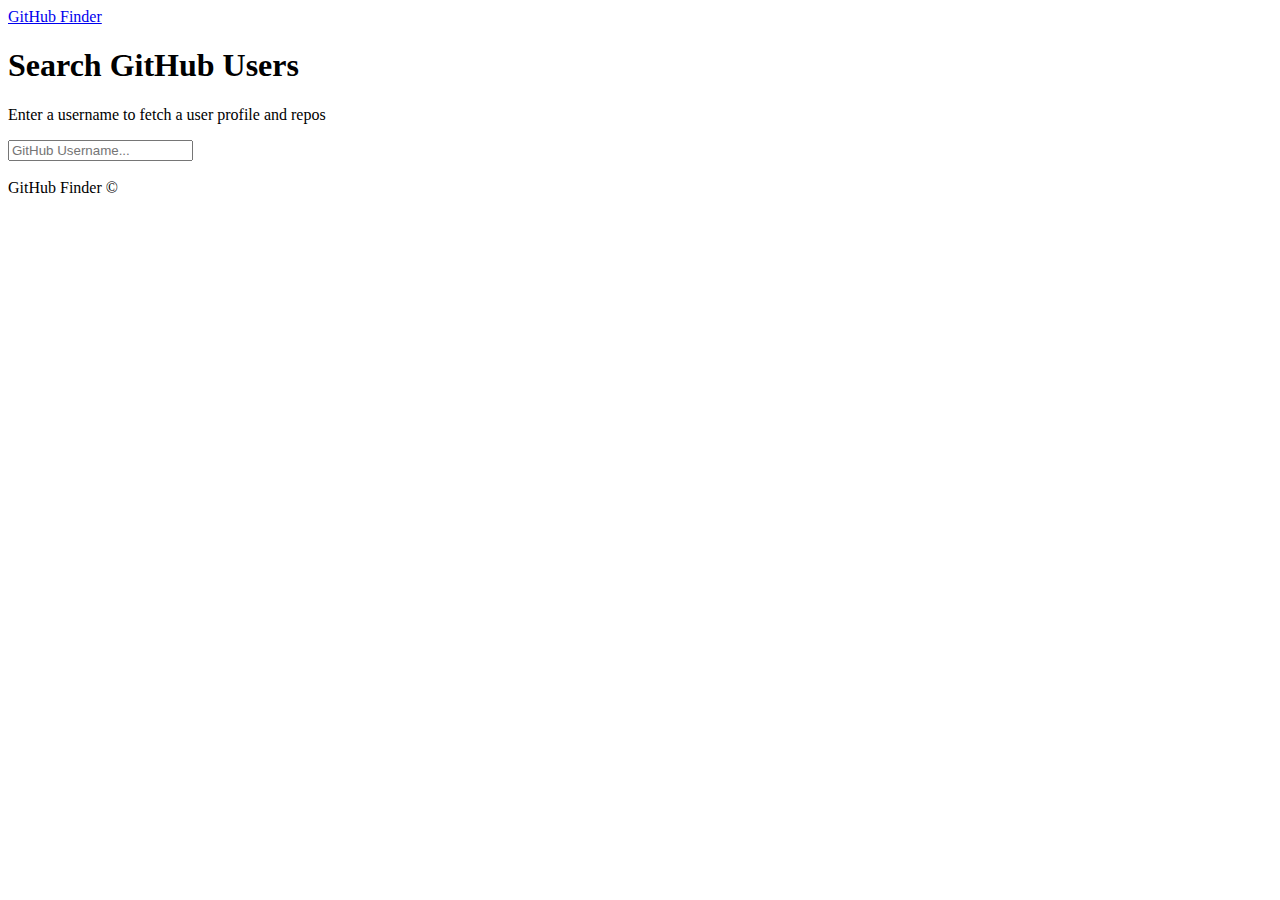
<file: front-end/github-finder-office-hour/index.html>
<!DOCTYPE html>
<html lang="en">
<head>
  <meta charset="UTF-8">
  <meta name="viewport" content="width=device-width, initial-scale=1.0">
  <meta http-equiv="X-UA-Compatible" content="ie=edge">
  <link rel="stylesheet" href="https://bootswatch.com/4/litera/bootstrap.min.css">
  <title>GitHub Finder</title>
</head>
<body>
  <nav class="navbar navbar-dark bg-primary mb-3">
    <div class="container">
      <a href="#" class="navbar-brand">GitHub Finder</a>
    </div>
  </nav>
  <div class="container searchContainer">
    <div class="search card card-body">
      <h1>Search GitHub Users</h1>
      <p class="lead">Enter a username to fetch a user profile and repos</p>
      <input type="text" id="searchUser" class="form-control" placeholder="GitHub Username...">
    </div>
    <br>
    <div id="profile"></div>
  </div>

  <footer class="mt-5 p-3 text-center bg-light">
    GitHub Finder &copy;
  </footer>
  
  <script src="https://code.jquery.com/jquery-3.2.1.slim.min.js" integrity="sha384-KJ3o2DKtIkvYIK3UENzmM7KCkRr/rE9/Qpg6aAZGJwFDMVNA/GpGFF93hXpG5KkN" crossorigin="anonymous"></script>
  <script src="https://cdnjs.cloudflare.com/ajax/libs/popper.js/1.12.3/umd/popper.min.js" integrity="sha384-vFJXuSJphROIrBnz7yo7oB41mKfc8JzQZiCq4NCceLEaO4IHwicKwpJf9c9IpFgh" crossorigin="anonymous"></script>
  <script src="https://maxcdn.bootstrapcdn.com/bootstrap/4.0.0-beta.2/js/bootstrap.min.js" integrity="sha384-alpBpkh1PFOepccYVYDB4do5UnbKysX5WZXm3XxPqe5iKTfUKjNkCk9SaVuEZflJ" crossorigin="anonymous"></script>

  <script src="github.js"></script>
  <script src="ui.js"></script>
  <script src="app.js"></script>
</body>
</html>
</file>
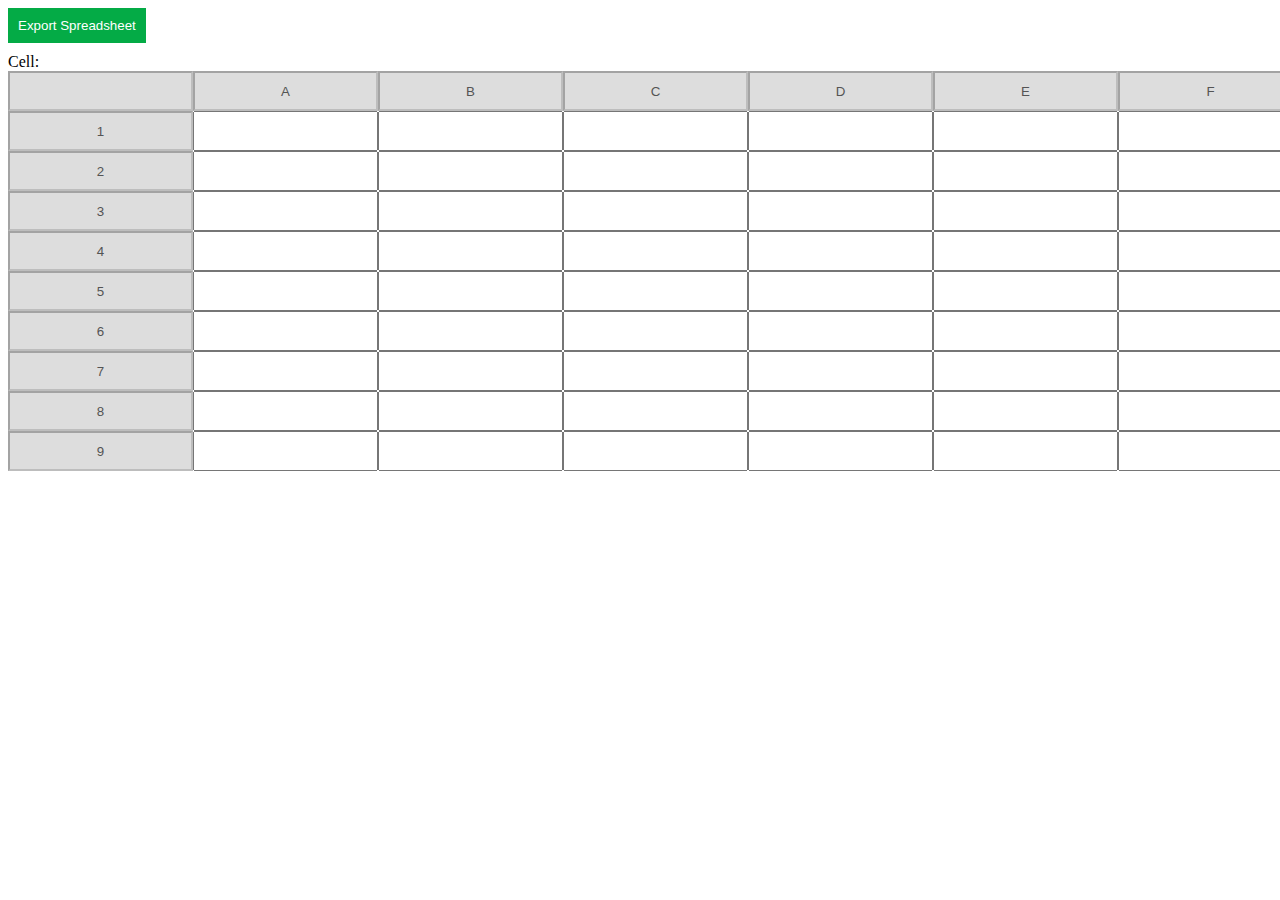
<file: front-end/spreadsheet/index.html>
<!DOCTYPE html>
<html lang="en">
<head>
    <meta charset="UTF-8">
    <meta name="viewport" content="width=device-width, initial-scale=1.0">
    <title>Document</title>
    <link rel="stylesheet" href="style.css" />
</head>
<body>
    <button id="export-btn">Export Spreadsheet</button>
    <div>Cell: <span id="cell-status"></span></div>
    <div id="spreadsheet-container"></div>
    <script src="script.js"></script>
</body>
</html>
</file>
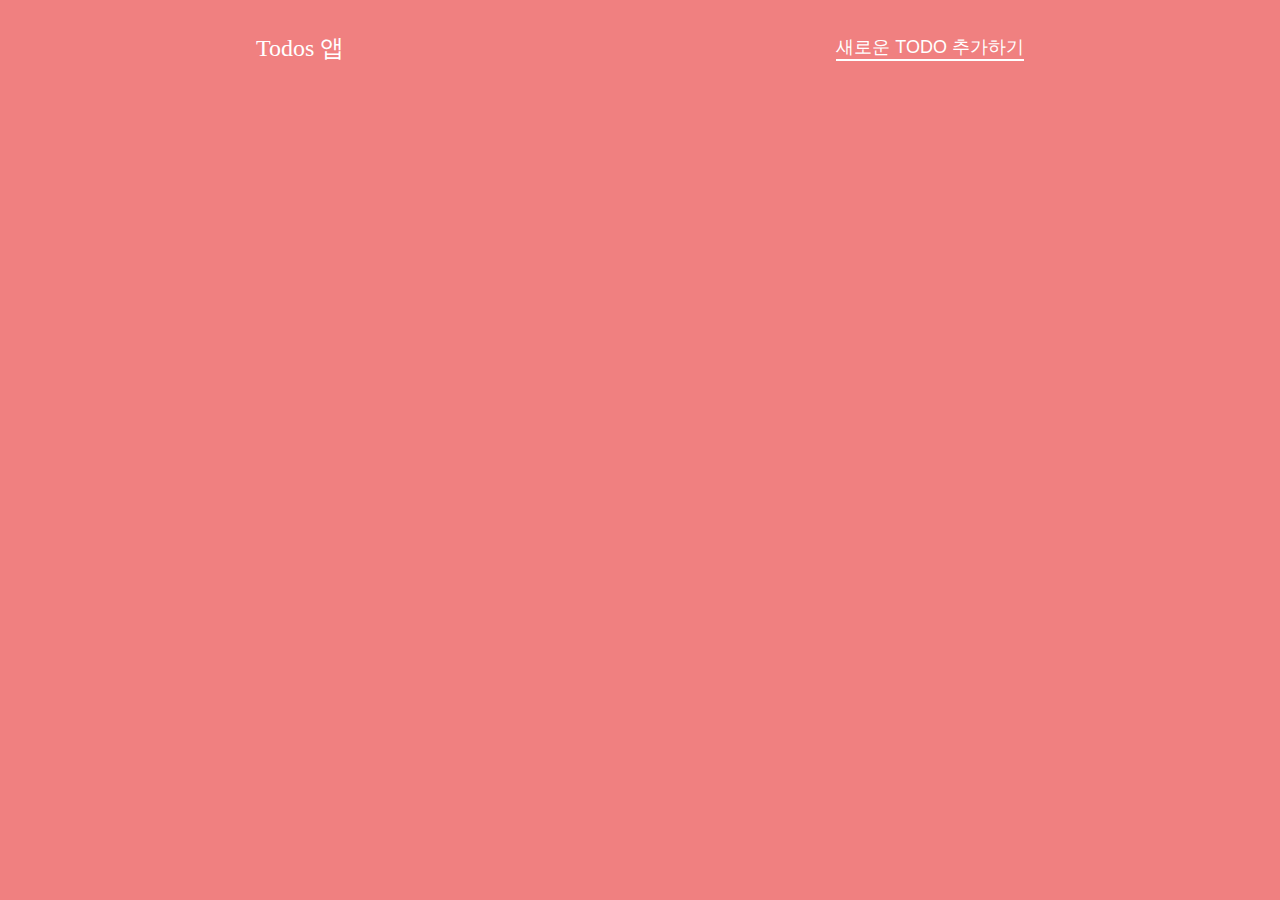
<file: front-end/to-do-app-office-hour/index.html>
<!DOCTYPE html>
<html lang="en">
  <head>
    <meta charset="UTF-8" />
    <meta http-equiv="X-UA-Compatible" content="IE=edge" />
    <meta name="viewport" content="width=device-width, initial-scale=1.0" />
    <title>Task App 2023</title>
    <link
      href="https://fonts.googleapis.com/icon?family=Material+Icons"
      rel="stylesheet"
    />
    <link rel="stylesheet" href="main.css" />
  </head>
  <body>
    <main>
      <div class="app">
        <header>
          <h1 >Todos 앱</h1>
          <button id="create-btn">새로운 todo 추가하기</button>
        </header>

        <div class="todo-list" id="list">
          <!-- <div class="item">
					<input type="checkbox" />
					<input 
						type="text" 
						value="Todo content goes here" 
						disabled />
					<div class="actions">
						<button class="material-icons">edit</button>
						<button class="material-icons remove-btn">remove_circle</button>
					</div>
				</div> -->
        </div>
      </div>
    </main>
    <script src="main.js"></script>
  </body>
</html>
</file>
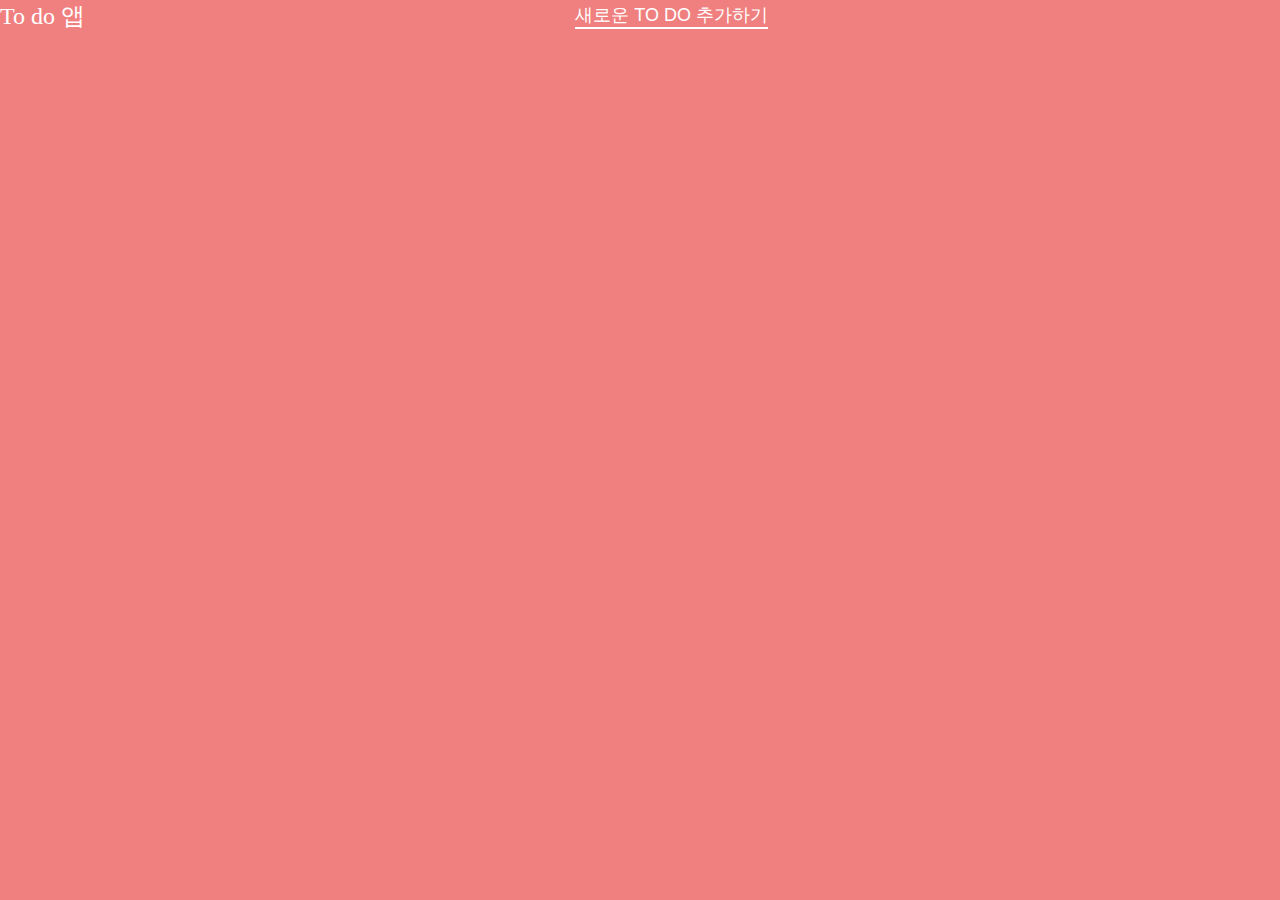
<file: front-end/to-do-app/index.html>
<!DOCTYPE html>
<html lang="en">
<head>
    <meta charset="UTF-8">
    <meta name="viewport" content="width=device-width, initial-scale=1.0">
    <title>Document</title>
    <link rel="stylesheet" href="styles.css" />
    <link rel="stylesheet" href="https://fonts.googleapis.com/icon?family=Material+Icons" />
</head>
<body>
    <div class="app">
        <header>
            <h1>To do 앱</h1>
            <button id="create-btn">새로운 To do 추가하기</button>
        </header>
        <div class="todo-list" id="list"></div>
    </div>
    <script src="script.js"></script>
</body>
</html>
</file>
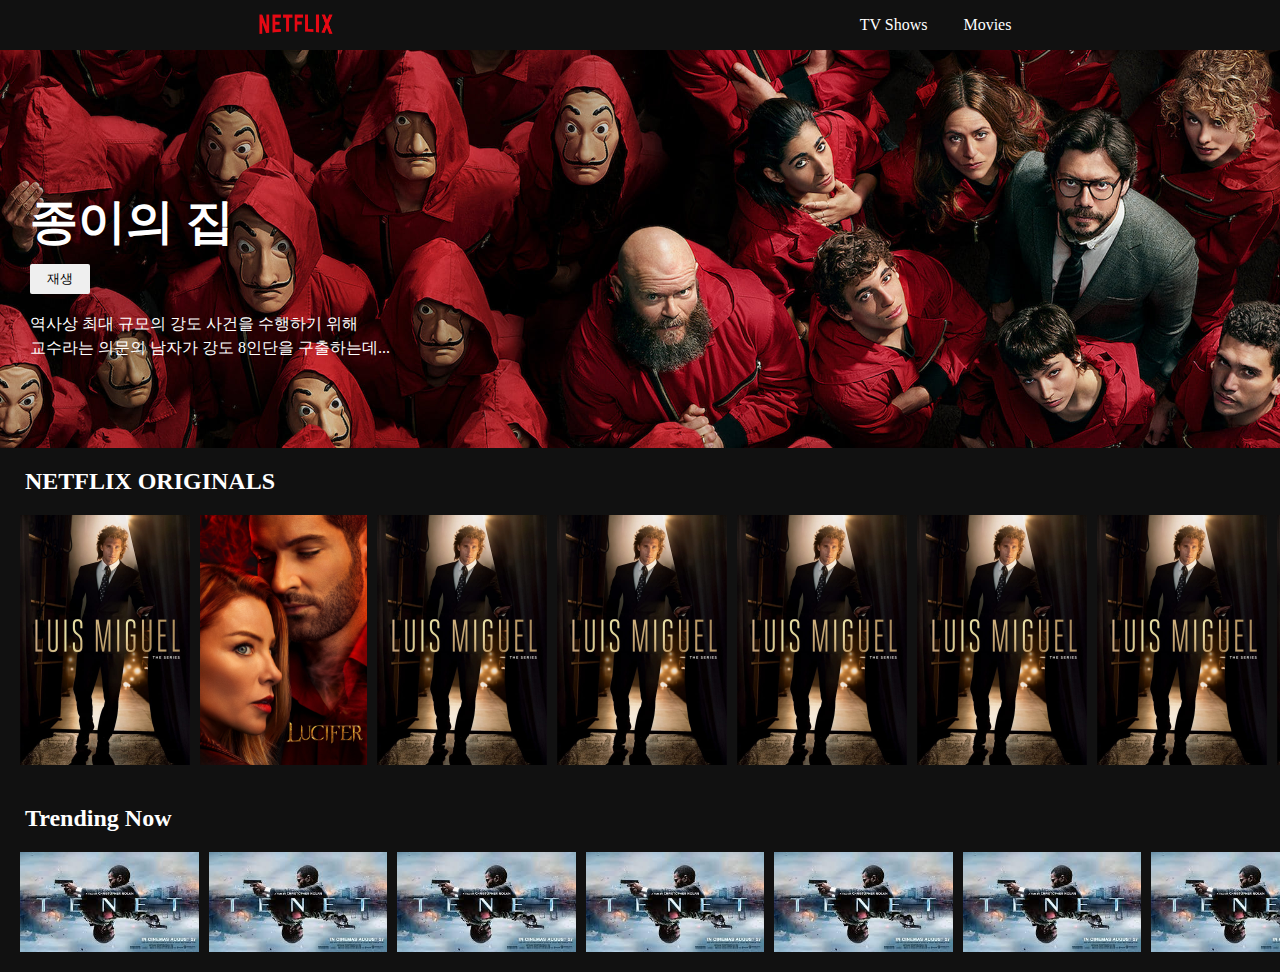
<file: front-end/netflix-clone-office-hour/netflix/index.html>
<!DOCTYPE html>
<html lang="en">
  <head>
    <meta charset="UTF-8" />
    <meta name="viewport" content="width=device-width, initial-scale=1.0" />
    <title>Document</title>
    <link rel="stylesheet" href="index.css" />
  </head>
  <body>
    <header>
      <nav class="navbar">
        <div class="logo">
          <a href="/">
            <img
              id="logo"
              src="./images/netflixlogo-removebg-preview.png"
              alt="netflix logo"
            />
          </a>
        </div>
        <ul>
          <li><a href="#">TV Shows</a></li>
          <li><a href="#">Movies</a></li>
        </ul>
      </nav>
    </header>

    <main>
      <!-- banner -->
      <div class="banner">
        <div class="banner_contents">
          <h1 class="banner_title">종이의 집</h1>
          <div class="banner_btn">
            <button>재생</button>
          </div>
          <p class="banner_description">
            역사상 최대 규모의 강도 사건을 수행하기 위해
            <br />
            교수라는 의문의 남자가 강도 8인단을 구출하는데...
          </p>
        </div>
      </div>

      <!-- Netflix Originals -->
      <div class="row">
        <h2>NETFLIX ORIGINALS</h2>
        <div class="row_posters">
          <img
            src="images/large-movie1.jpg"
            alt="large-movie1"
            class="row_poster row_posterLarge"
          />
          <img
            src="images/large-movie2.jpg"
            alt="large-movie1"
            class="row_poster row_posterLarge"
          />
          <img
            src="images/large-movie1.jpg"
            alt="large-movie1"
            class="row_poster row_posterLarge"
          />
          <img
            src="images/large-movie1.jpg"
            alt="large-movie1"
            class="row_poster row_posterLarge"
          />
          <img
            src="images/large-movie1.jpg"
            alt="large-movie1"
            class="row_poster row_posterLarge"
          />
          <img
            src="images/large-movie1.jpg"
            alt="large-movie1"
            class="row_poster row_posterLarge"
          />
          <img
            src="images/large-movie1.jpg"
            alt="large-movie1"
            class="row_poster row_posterLarge"
          />
          <img
            src="images/large-movie1.jpg"
            alt="large-movie1"
            class="row_poster row_posterLarge"
          />
        </div>
      </div>

      <!-- Trending Now -->
      <div class="row">
        <h2>Trending Now</h2>
        <div class="row_posters">
          <img src="images/movie-1.jpeg" alt="movie 1" class="row_poster" />
          <img src="images/movie-1.jpeg" alt="movie 1" class="row_poster" />
          <img src="images/movie-1.jpeg" alt="movie 1" class="row_poster" />
          <img src="images/movie-1.jpeg" alt="movie 1" class="row_poster" />
          <img src="images/movie-1.jpeg" alt="movie 1" class="row_poster" />
          <img src="images/movie-1.jpeg" alt="movie 1" class="row_poster" />
          <img src="images/movie-1.jpeg" alt="movie 1" class="row_poster" />
          <img src="images/movie-1.jpeg" alt="movie 1" class="row_poster" />
          <img src="images/movie-1.jpeg" alt="movie 1" class="row_poster" />
        </div>
      </div>
    </main>
  </body>
</html>
</file>
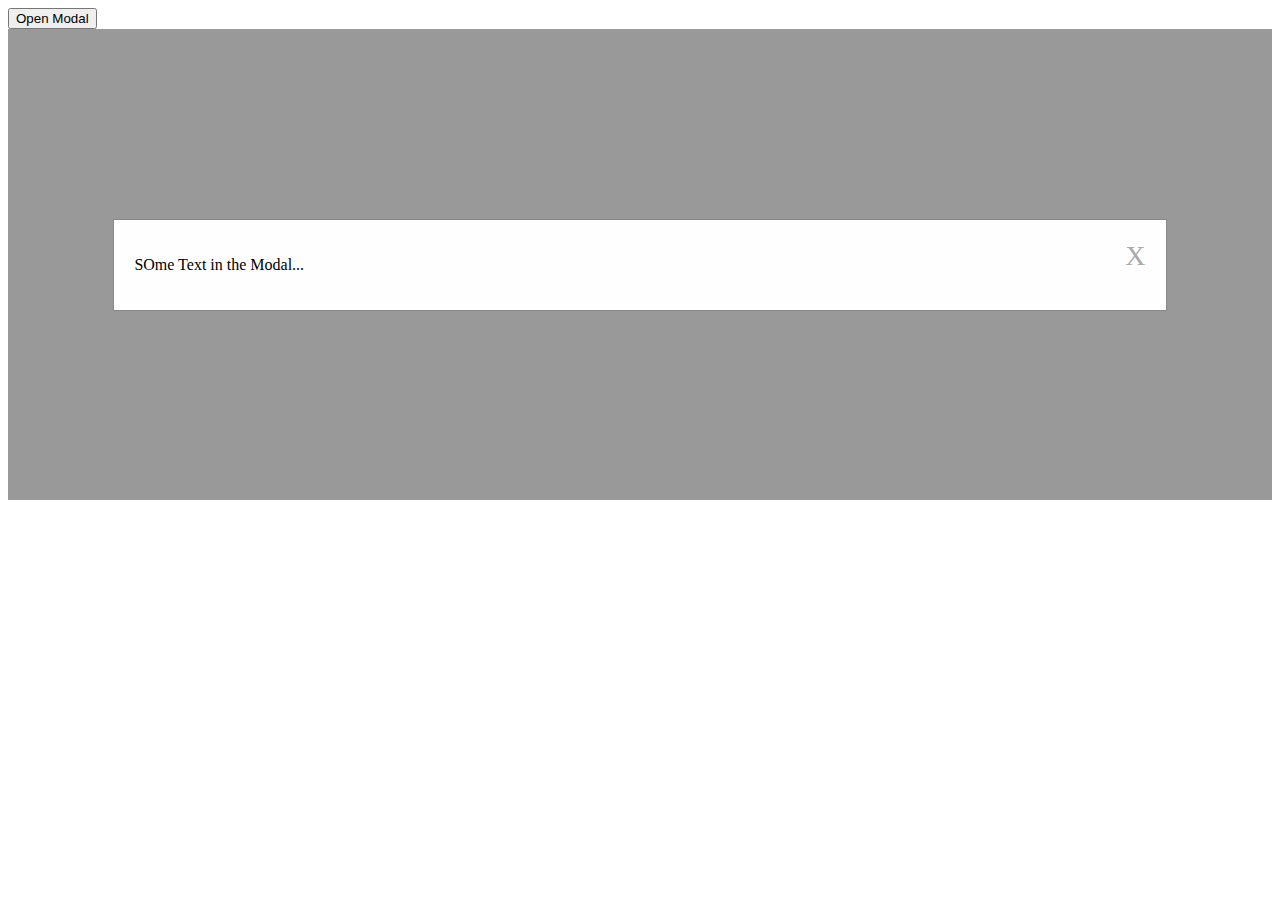
<file: front-end/netflix-clone-office-hour/viewport-metatag/index.html>
<!DOCTYPE html>
<html lang="en">
  <head>
    <meta charset="UTF-8" />
    <meta name="viewport" content="width=device-width, initial-scale=2.0" />
    <title>Document</title>
    <style>
        .modal {
            /* display: none; */
            position: relative;
            z-index: 1;
            left: 0;
            top: 0;
            width: 100%;
            height: 100%;
            overflow: auto;
            background-color: rgb(0,0,0, 0.4);
        }
        .modal-content {
            background-color: #fefefe;
            margin: 15% auto;
            padding: 20px;
            border: 1px solid #888;
            width: 80%;
        }

        .close {
            color: #aaa;
            float: right;
            font-size: 28px;
        }

        .close:hover,
        .close:focus {
            color: black;
            text-decoration: none;
            cursor: pointer;
        }
    </style>
  </head>
  <body>

    <button id="myBtn">Open Modal</button>

    <div id="myModal" class="modal">
            <div class="modal-content">
                <span class="close">X</span>
                <p>SOme Text in the Modal...</p>
            </div>
    </div>
    <script>
        const modal = document.getElementById('myModal');

        const btn = document.getElementById('myBtn');

        const span = document.getElementsByClassName("close")[0];


        btn.onclick = function () {
            modal.style.display = 'block'
        }

        span.onclick = function () {
            modal.style.display = 'none';
        }

    </script>
  </body>
</html>
</file>
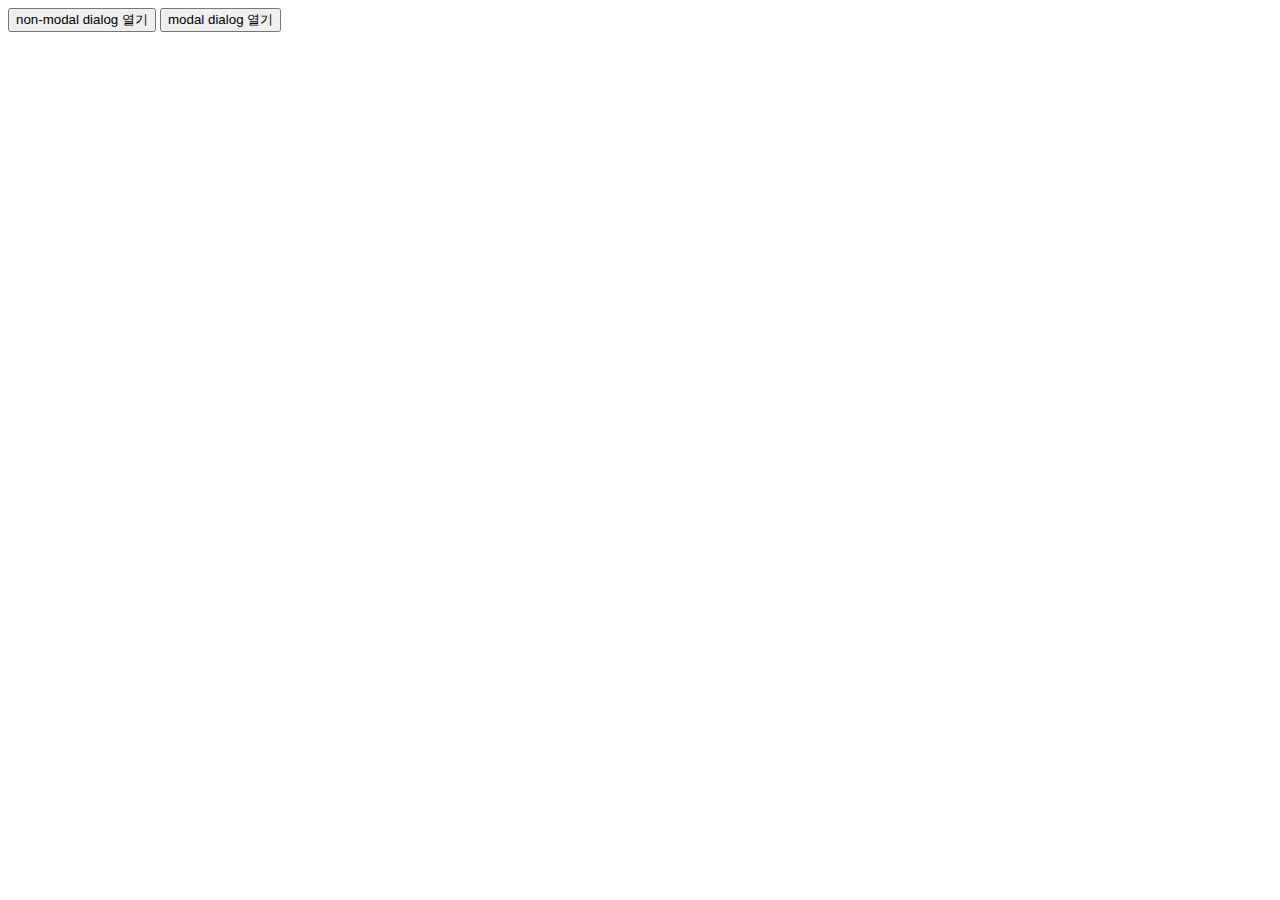
<file: front-end/netflix-clone-office-hour/index2.html>
<!DOCTYPE html>
<html lang="en">
<head>
    <meta charset="UTF-8">
    <meta name="viewport" content="width=device-width, initial-scale=1.0">
    <title>Document</title>
    <style>
        dialog {
            margin-top: 10px;
            background: lightblue;
            border:none;
            border-radius: 1rem;
        }

        dialog::backdrop {
            background-color: rgba(0, 0, 0, 0.2);
        }
    </style>
</head>
<body>
    <button class="modal1">non-modal dialog 열기</button>
    <button class="modal2">modal dialog 열기</button>

    <dialog >
        <span>안녕하세요.</span>

        <form>
            <input type="text" />
            <button formmethod="dialog" type="submit">Cancel</button>
            <button type="submit">Submit</button>

        </form>


    </dialog>
    <script>
        const dialog = document.querySelector('dialog');
        const button1 = document.querySelector('.modal1');
        const button2 = document.querySelector('.modal2');

        button1.addEventListener('click',() => {
            dialog.show();
        })

        button2.addEventListener('click',() => {
            dialog.showModal();

            // dialog.close();
        })
    </script>
</body>
</html>
</file>
<file: front-end/spreadsheet/style.css>
#export-btn {
    background: #04ab46;
    color: white;
    border: none;
    padding: 10px;
    display: inline-block;
    margin-bottom: 10px;
    cursor: pointer;
}

.cell-row {
    display: flex;
}

.cell {
    width: 800px;
    border: 1pcx solid lightgray;
    height:  40px;
    outline: none;
    box-sizing: border-box;
}

.cell.header {
    text-align: center;
    background: #ddd;
}

.cell.header.active {
    background: lightblue;
    color: white;
}
</file>
<file: front-end/to-do-app-office-hour/main.css>
* {
	margin: 0;
	padding: 0;
	box-sizing: border-box;
}

button {
	background: none;
	outline: none;
	border: none;
	cursor: pointer;
}

body {
	background-color: lightcoral;
	color: #fff;
}

main {
	min-height: 100vh;
	display: flex;
	justify-content: center;
	padding: 2rem 1.5rem;
}

.app {
	width: 100%;
	max-width: 768px;
}

.app header {
	display: flex;
	align-items: center;
	justify-content: space-between;
	margin-bottom: 1rem;
}

.app header h1 {
	color: #fff;
	font-size: 24px;
	font-weight: 400;
}

.app header button {
	color: #fff;
	font-size: 18px;
	border-bottom: 2px solid #fff;
	text-transform: uppercase;
}

.item {
	display: flex;
	align-items: center;
	justify-content: space-between;
	padding: 1.5rem;
	border-radius: 1rem;
	background-color: lightblue;
	box-shadow: 0 0 4px rgba(0, 0, 0, 0.1);
	margin-bottom: 1.5rem;
}

.item:last-of-type {
	margin-bottom: 0;
}

.item input[type="checkbox"] {
	margin-right: 1rem;
}

.item input[type="text"] {
	appearance: none;
	background: none;
	border: none;
	outline: none;
	font-weight: 400;
	color: black;
	font-size: 20px;
	flex: 1 1 0%;
	margin-right: 1rem;
}

.item input[type="text"]:not(:disabled) {
	border-bottom: 2px solid #fff;
}

.item.complete {
	opacity: 0.7;
}

.item.complete input[type="text"] {
	text-decoration: line-through;
}

.item:hover,
.item:focus-within {
	outline: 2px solid #fff;
}

.actions button {
	color: crimson;
	margin-right: 1rem;
	opacity: 0.8;
	transform: 0.1s;
}

.actions button.remove-btn {
	color: crimson;
}

.actions button:hover {
	opacity: 1;
}

.actions button:last-of-type {
	margin-right: 0;
}
</file>
<file: front-end/to-do-app/styles.css>
* {
	margin: 0;
	padding: 0;
	box-sizing: border-box;
}

button {
	background: none;
	outline: none;
	border: none;
	cursor: pointer;
}

body {
	background-color: lightcoral;
	color: #fff;
}

main {
	min-height: 100vh;
	display: flex;
	justify-content: center;
	padding: 2rem 1.5rem;
}

.app {
	width: 100%;
	max-width: 768px;
}

.app header {
	display: flex;
	align-items: center;
	justify-content: space-between;
	margin-bottom: 1rem;
}

.app header h1 {
	color: #fff;
	font-size: 24px;
	font-weight: 400;
}

.app header button {
	color: #fff;
	font-size: 18px;
	border-bottom: 2px solid #fff;
	text-transform: uppercase;
}

.item {
	display: flex;
	align-items: center;
	justify-content: space-between;
	padding: 1.5rem;
	border-radius: 1rem;
	background-color: lightblue;
	box-shadow: 0 0 4px rgba(0, 0, 0, 0.1);
	margin-bottom: 1.5rem;
}

.item:last-of-type {
	margin-bottom: 0;
}

.item input[type="checkbox"] {
	margin-right: 1rem;
}

.item input[type="text"] {
	appearance: none;
	background: none;
	border: none;
	outline: none;
	font-weight: 400;
	color: black;
	font-size: 20px;
	flex: 1 1 0%;
	margin-right: 1rem;
}

.item input[type="text"]:not(:disabled) {
	border-bottom: 2px solid #fff;
}

.item.complete {
	opacity: 0.7;
}

.item.complete input[type="text"] {
	text-decoration: line-through;
}

.item:hover,
.item:focus-within {
	outline: 2px solid #fff;
}

.actions button {
	color: crimson;
	margin-right: 1rem;
	opacity: 0.8;
	transform: 0.1s;
}

.actions button.remove-btn {
	color: crimson;
}

.actions button:hover {
	opacity: 1;
}

.actions button:last-of-type {
	margin-right: 0;
}
</file>
<file: front-end/netflix-clone-office-hour/netflix/index.css>
* {
    margin: 0px;
    padding: 0px;
}

body {
    background-color: #111;
}

.navbar {
    position: fixed;
    top: 0;
    background-color: #111;
    z-index: 1;
    width: 100%;
    display: flex;
    justify-content: space-around;
    align-items: center;
}

.navbar ul {
    display: flex;
    align-items: center;
}

.navbar li {
    list-style: none;
    padding: 1rem;
}

.navbar li a {
    padding: 2px 2px;
    text-decoration: none;
    color: #fff;
}

.navbar li a:hover {
    color: gray;
}


.logo {
    height: 45px;
    width: 90px;
    display: flex;
    align-items: center;
}

.logo img {
    width: 100%;
}



.banner {
    background-image: url("images/banner.jpg");
    background-size: cover;
    background-position: center;
    height: 448px;
    color: white;
}


.banner_contents {
    margin-left: 30px;
    padding-top: 190px;
    height: 190px;
}

.banner_title {
    font-size: 3rem;
    font-weight: 800;
    padding-bottom: 0.3rem;
}

.banner_btn {
    margin-top: 5px;
    margin-bottom: 10px;
}

.banner_btn button {
    width: 60px;
    height: 30px;
    border-radius: 2px;
    border: 1px solid transparent;
}

.banner_btn button:hover {
    background-color: rgb(171, 163, 163);
    cursor: pointer;
}

.banner_description {
    line-height: 1.5;
    padding-top: 0.5rem;
    font-size: 1rem;
}


.row {
    color: white;

}

.row h2 {
    margin-left: 25px;
    margin-top: 20px;
}

.row_posters {
    display: flex;
    overflow-y: hidden;
    overflow-x: scroll;
    padding: 20px;
}

.row_poster {
    width: 100%;
    object-fit: contain;
    max-height: 100px;
    margin-right: 10px;
    transition: transform 450ms;
}

.row_posterLarge {
    max-height: 250px;
}

.row_poster:hover {
    transform: scale(1.1);
}
 
.row_posters::-webkit-scrollbar {
    display: none;
}
</file>
